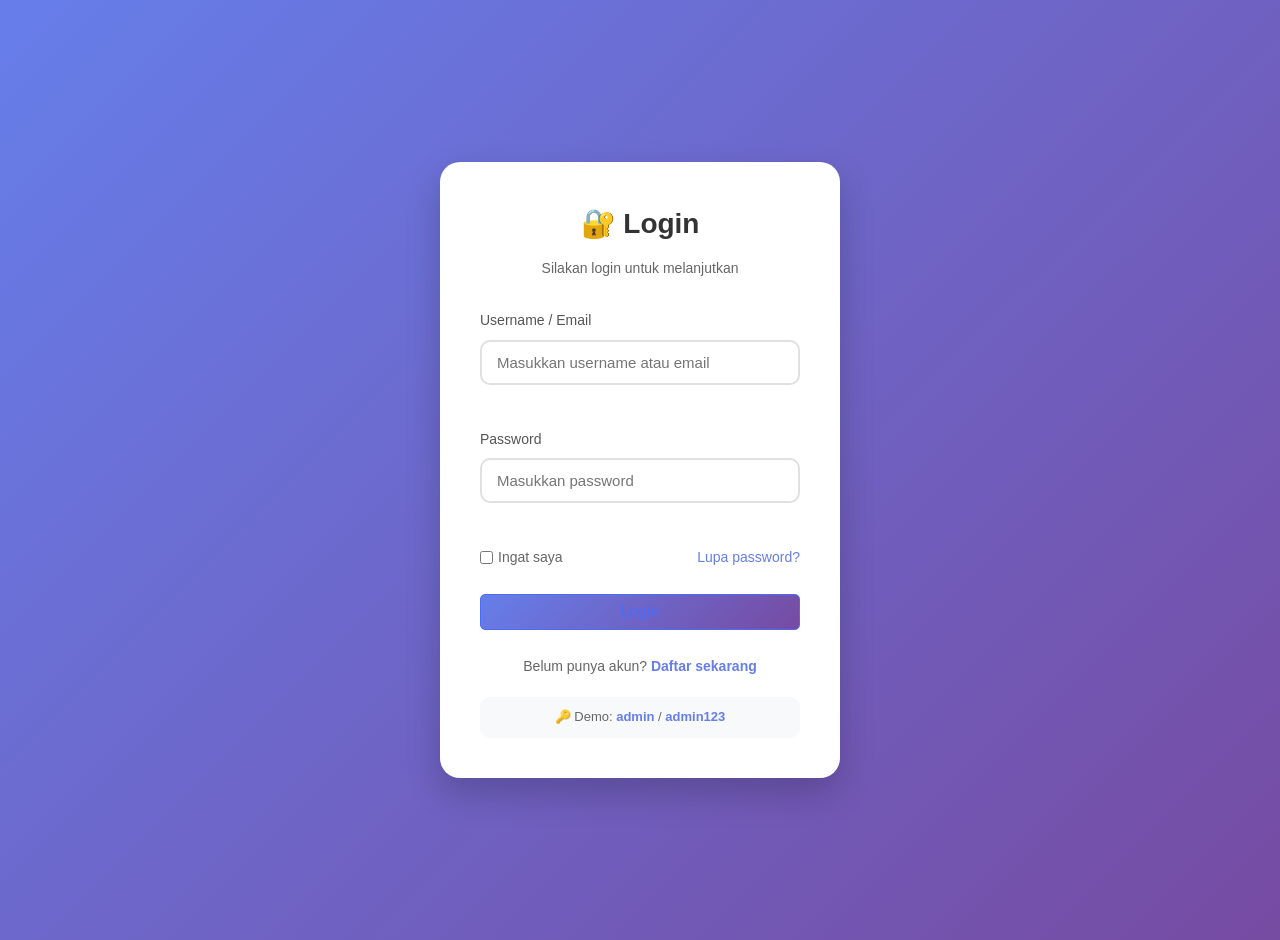
<file: index.html>
<!DOCTYPE html>
<html lang="id">
  <head>
    <title>WEB PERTAMA KU</title>
    <link rel="stylesheet" href="style.css"
    
    </head>
    <body> 
    
    <div class="container">
        <div class="login-box">
            <h2>🔐 Login</h2>
            <p class="subtitle">Silakan login untuk melanjutkan</p>
            
            <!-- Alert untuk notifikasi -->
            <div id="alert" class="alert"></div>
            
            <!-- Form Login -->
            <form id="loginForm">
                <div class="form-group">
                    <label for="username">Username / Email</label>
                    <input type="text" id="username" placeholder="Masukkan username atau email">
                    <small class="error-message" id="usernameError"></small>
                </div>
                
                <div class="form-group">
                    <label for="password">Password</label>
                    <input type="password" id="password" placeholder="Masukkan password">
                    <small class="error-message" id="passwordError"></small>
                </div>
                
                <div class="form-options">
                    <label class="checkbox-label">
                        <input type="checkbox" id="remember"> Ingat saya
                    </label>
                    <a href="#" class="forgot-link">Lupa password?</a>
                </div>
                
                <button type="button" id="btnLogin" class="btn-login">
                    <span class="loading" id="loading"></span>
                    <span id="btnText">Login</span>
                </button>
            </form>
            
            <p class="register-link">
                Belum punya akun? <a href="#">Daftar sekarang</a>
            </p>
            
            <div class="demo-info">
                <p>🔑 Demo: <strong>admin</strong> / <strong>admin123</strong></p>
            </div>
        </div>
    </div>
    <script src="script.js"></script>
</body>
</html>
</file>
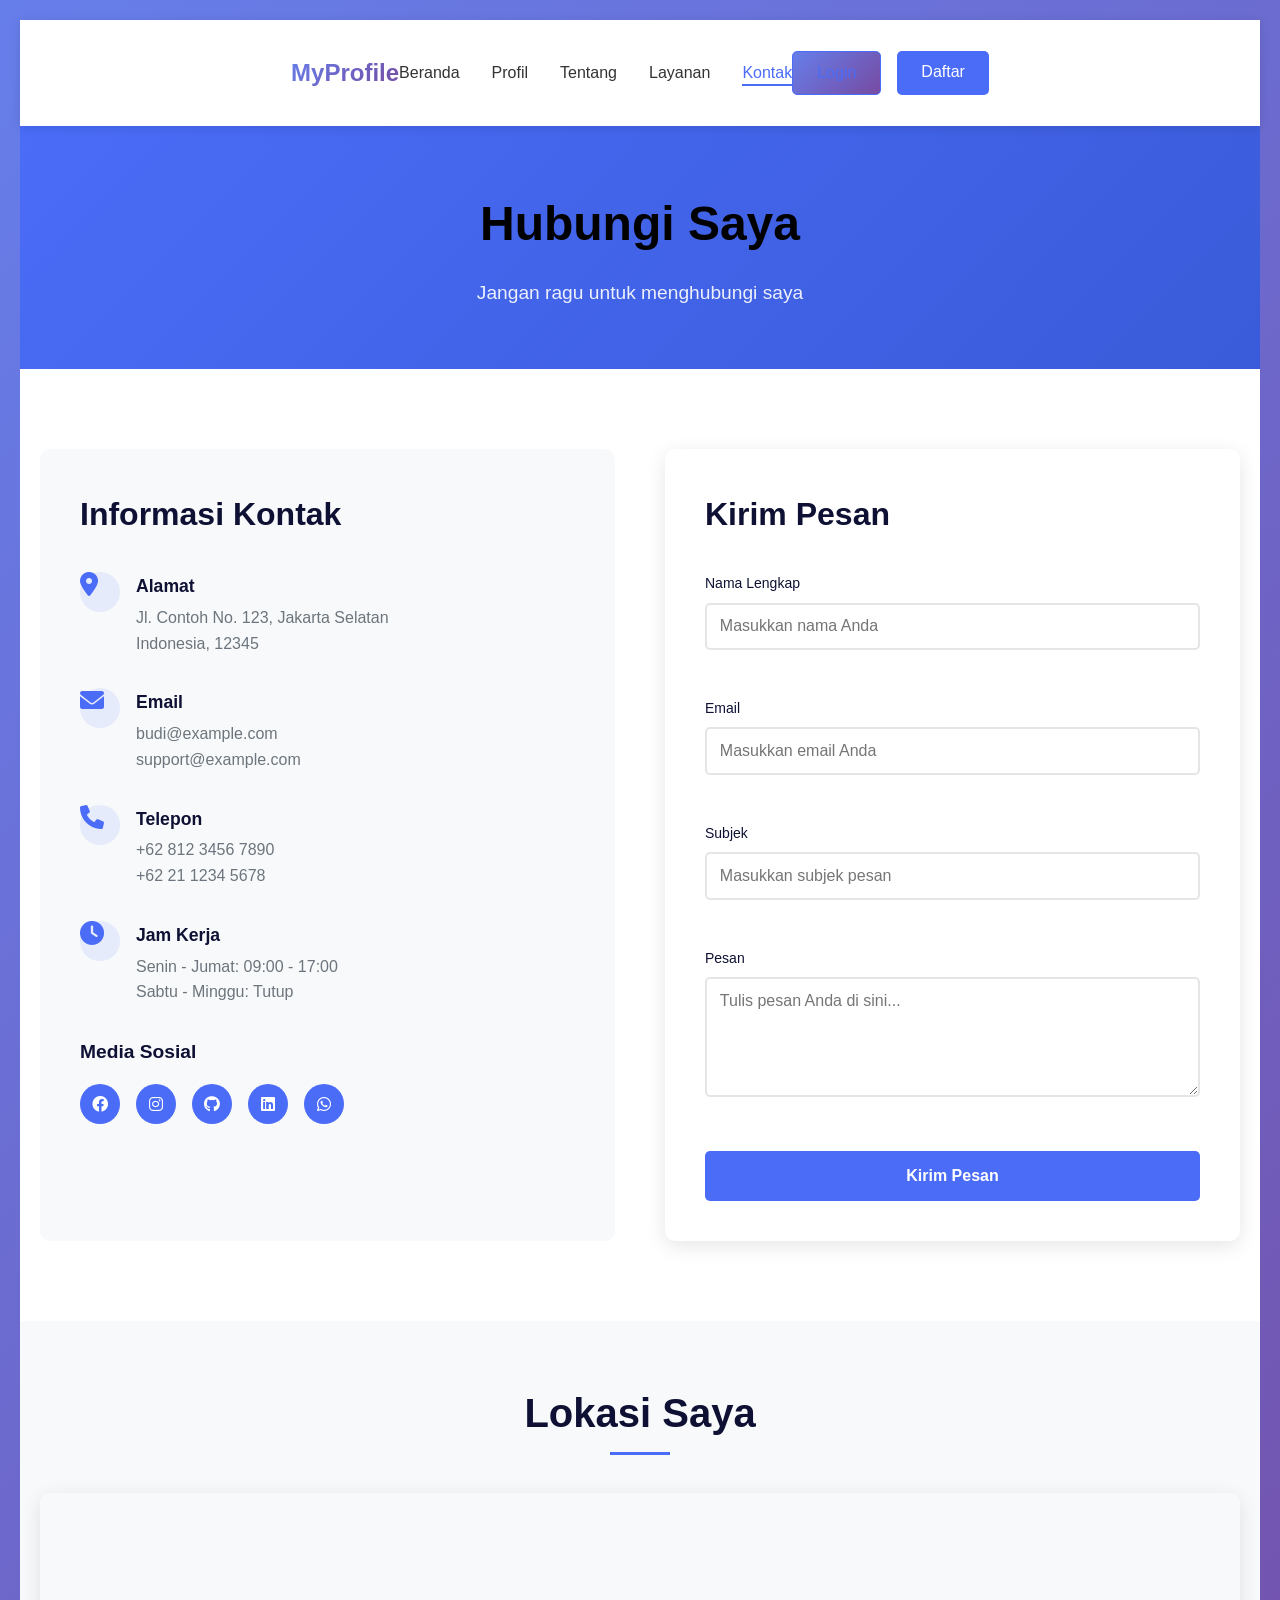
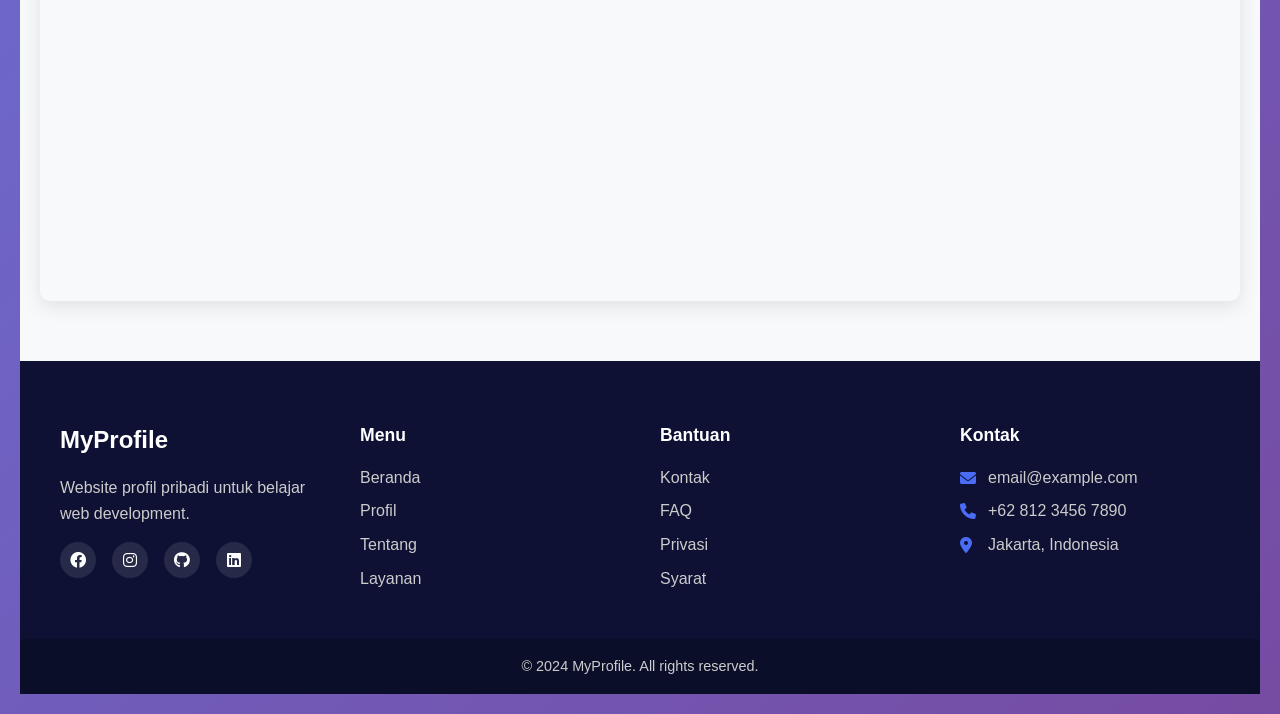
<file: Kontak.html>
<!DOCTYPE html>
<html lang="id">
<head>
    <meta charset="UTF-8">
    <meta name="viewport" content="width=device-width, initial-scale=1.0">
    <title>Kontak Saya</title>
    
    <!-- Link ke CSS -->
    <link rel="stylesheet" href="style.css">
    
    <!-- Font Awesome -->
    <link rel="stylesheet" href="https://cdnjs.cloudflare.com/ajax/libs/font-awesome/6.0.0/css/all.min.css">
</head>
<body>
    <!-- ===== NAVBAR ===== -->
    <nav class="navbar">
        <div class="nav-container">
            <div class="nav-brand">
                <a href="index.html">MyProfile</a>
            </div>
            
            <div class="hamburger" id="hamburger">
                <span></span>
                <span></span>
                <span></span>
            </div>
            
            <ul class="nav-menu" id="navMenu">
                <li><a href="index.html">Beranda</a></li>
                <li><a href="profil.html">Profil</a></li>
                <li><a href="index.html#tentang">Tentang</a></li>
                <li><a href="#layanan">Layanan</a></li>
                <li><a href="kontak.html" class="active">Kontak</a></li>
            </ul>
            
            <div class="nav-button">
                <a href="login.html" class="btn-login">Login</a>
                <a href="daftar.html" class="btn-register">Daftar</a>
            </div>
        </div>
    </nav>
    
    <!-- ===== PAGE HEADER ===== -->
    <div class="page-header">
        <h1>Hubungi Saya</h1>
        <p>Jangan ragu untuk menghubungi saya</p>
    </div>
    
    <!-- ===== KONTAK SECTION ===== -->
    <section class="contact-section">
        <div class="contact-container">
            <div class="contact-info">
                <h2>Informasi Kontak</h2>
                
                <div class="contact-item">
                    <i class="fas fa-map-marker-alt contact-icon"></i>
                    <div>
                        <h3>Alamat</h3>
                        <p>Jl. Contoh No. 123, Jakarta Selatan<br>Indonesia, 12345</p>
                    </div>
                </div>
                
                <div class="contact-item">
                    <i class="fas fa-envelope contact-icon"></i>
                    <div>
                        <h3>Email</h3>
                        <p>budi@example.com</p>
                        <p>support@example.com</p>
                    </div>
                </div>
                
                <div class="contact-item">
                    <i class="fas fa-phone contact-icon"></i>
                    <div>
                        <h3>Telepon</h3>
                        <p>+62 812 3456 7890</p>
                        <p>+62 21 1234 5678</p>
                    </div>
                </div>
                
                <div class="contact-item">
                    <i class="fas fa-clock contact-icon"></i>
                    <div>
                        <h3>Jam Kerja</h3>
                        <p>Senin - Jumat: 09:00 - 17:00</p>
                        <p>Sabtu - Minggu: Tutup</p>
                    </div>
                </div>
                
                <div class="contact-social">
                    <h3>Media Sosial</h3>
                    <div class="social-links">
                        <a href="#"><i class="fab fa-facebook"></i></a>
                        <a href="#"><i class="fab fa-instagram"></i></a>
                        <a href="#"><i class="fab fa-github"></i></a>
                        <a href="#"><i class="fab fa-linkedin"></i></a>
                        <a href="#"><i class="fab fa-whatsapp"></i></a>
                    </div>
                </div>
            </div>
            
            <div class="contact-form-container">
                <h2>Kirim Pesan</h2>
                
                <form id="contactForm" class="contact-form">
                    <div class="form-group">
                        <label for="nama">Nama Lengkap</label>
                        <input type="text" id="nama" placeholder="Masukkan nama Anda">
                        <small class="error-message" id="namaError"></small>
                    </div>
                    
                    <div class="form-group">
                        <label for="email">Email</label>
                        <input type="email" id="email" placeholder="Masukkan email Anda">
                        <small class="error-message" id="emailError"></small>
                    </div>
                    
                    <div class="form-group">
                        <label for="subjek">Subjek</label>
                        <input type="text" id="subjek" placeholder="Masukkan subjek pesan">
                        <small class="error-message" id="subjekError"></small>
                    </div>
                    
                    <div class="form-group">
                        <label for="pesan">Pesan</label>
                        <textarea id="pesan" rows="5" placeholder="Tulis pesan Anda di sini..."></textarea>
                        <small class="error-message" id="pesanError"></small>
                    </div>
                    
                    <button type="submit" class="btn-submit">
                        <span class="loading" id="loading"></span>
                        <span id="btnText">Kirim Pesan</span>
                    </button>
                </form>
                
                <div id="alert" class="alert"></div>
            </div>
        </div>
    </section>
    
    <!-- ===== MAP SECTION ===== -->
    <section class="map-section">
        <h2 class="section-title">Lokasi Saya</h2>
        <div class="map-container">
            <!-- Google Maps iframe (ganti dengan embed map yang sesuai) -->
            <iframe src="https://www.google.com/maps/embed?pb=!1m18!1m12!1m3!1d126914.16249314623!2d106.77339545!3d-6.2293868!2m3!1f0!2f0!3f0!3m2!1i1024!2i768!4f13.1!3m3!1m2!1s0x2e69f3e945f34dbb%3A0x3b9c6a5c5f5c5f5c!2sJakarta!5e0!3m2!1sid!2sid!4v1234567890!5m2!1sid!2sid" width="100%" height="400" style="border:0;" allowfullscreen="" loading="lazy"></iframe>
        </div>
    </section>
    
    <!-- ===== FOOTER ===== -->
    <footer class="footer">
        <div class="footer-container">
            <div class="footer-about">
                <h3>MyProfile</h3>
                <p>Website profil pribadi untuk belajar web development.</p>
                <div class="social-links">
                    <a href="#"><i class="fab fa-facebook"></i></a>
                    <a href="#"><i class="fab fa-instagram"></i></a>
                    <a href="#"><i class="fab fa-github"></i></a>
                    <a href="#"><i class="fab fa-linkedin"></i></a>
                </div>
            </div>
            
            <div class="footer-links">
                <h4>Menu</h4>
                <ul>
                    <li><a href="index.html">Beranda</a></li>
                    <li><a href="profil.html">Profil</a></li>
                    <li><a href="index.html#tentang">Tentang</a></li>
                    <li><a href="#layanan">Layanan</a></li>
                </ul>
            </div>
            
            <div class="footer-links">
                <h4>Bantuan</h4>
                <ul>
                    <li><a href="kontak.html">Kontak</a></li>
                    <li><a href="#">FAQ</a></li>
                    <li><a href="#">Privasi</a></li>
                    <li><a href="#">Syarat</a></li>
                </ul>
            </div>
            
            <div class="footer-contact">
                <h4>Kontak</h4>
                <p><i class="fas fa-envelope"></i> email@example.com</p>
                <p><i class="fas fa-phone"></i> +62 812 3456 7890</p>
                <p><i class="fas fa-map-marker-alt"></i> Jakarta, Indonesia</p>
            </div>
        </div>
        
        <div class="footer-bottom">
            <p>&copy; 2024 MyProfile. All rights reserved.</p>
        </div>
    </footer>
    
    <!-- Link ke JavaScript -->
    <script src="script.js"></script>
</body>
</html>
</file>
<file: style.css>
body {font-family: Arial, Sans-Serif;
background-color: blueviolet;
margin: 0;
padding: 20px;
}

h1 {color: black;
text-align: center;
}

button {background-color: black;
color: blue;
padding: 15px 20px;
border: 20px;
border-radius: 10px;
cursor: pointer;
}

button:hover {background-color: green;
}

text {color: black;
font-weight: bold;
}

card {width: 300px;
border: 1xp black;
border-radius: 15px;
padding: 15px;
margin: 50px auto;
box-shadow: 0 4px 8px rgb(0,0,0,0,1);
font-family: Arial Sans-Serif;
}

card h2 {color: black;
margin-top: 5px;
}

card button {background-color: lightblue;
color: black;
border: 10px;
padding: 10px 20px;
border-radius: 5px;
cursor: pointer;
font-size: 20px;
}

card button hover {background-color: green;
}

button {display: inline-block;
padding: 10px 20px;
background-color: black;
color: lightblue;
text-decoration: none;
border-radius: 10px;
font-family: Arial;
}

button:hover {background-color: blue;
}

/* ===== RESET & DASAR ===== */
* {
    margin: 0;
    padding: 0;
    box-sizing: border-box;
    font-family: 'Segoe UI', Tahoma, Geneva, Verdana, sans-serif;
}

body {
    background: linear-gradient(135deg, #667eea 0%, #764ba2 100%);
    min-height: 100vh;
}

/* ===== HALAMAN LOGIN ===== */
.container {
    display: flex;
    justify-content: center;
    align-items: center;
    min-height: 100vh;
    padding: 20px;
}

.login-box {
    background: white;
    border-radius: 20px;
    box-shadow: 0 15px 35px rgba(0,0,0,0.2);
    width: 100%;
    max-width: 400px;
    padding: 40px;
}

.login-box h2 {
    color: #333;
    font-size: 28px;
    margin-bottom: 10px;
    text-align: center;
}

.subtitle {
    color: #666;
    text-align: center;
    margin-bottom: 30px;
    font-size: 14px;
}

/* ===== FORM ===== */
.form-group {
    margin-bottom: 20px;
}

.form-group label {
    display: block;
    margin-bottom: 8px;
    color: #555;
    font-weight: 500;
    font-size: 14px;
}

.form-group input {
    width: 100%;
    padding: 12px 15px;
    border: 2px solid #e0e0e0;
    border-radius: 10px;
    font-size: 15px;
    transition: all 0.3s;
}

.form-group input:focus {
    border-color: #667eea;
    outline: none;
    box-shadow: 0 0 0 3px rgba(102,126,234,0.1);
}

.form-group input.error {
    border-color: #f44336;
}

.form-group input.success {
    border-color: #4CAF50;
}

.error-message {
    color: #f44336;
    font-size: 12px;
    margin-top: 5px;
    display: block;
    min-height: 18px;
}

/* ===== FORM OPTIONS ===== */
.form-options {
    display: flex;
    justify-content: space-between;
    align-items: center;
    margin-bottom: 25px;
}

.checkbox-label {
    display: flex;
    align-items: center;
    gap: 5px;
    color: #666;
    font-size: 14px;
    cursor: pointer;
}

.forgot-link {
    color: #667eea;
    text-decoration: none;
    font-size: 14px;
}

.forgot-link:hover {
    text-decoration: underline;
}

/* ===== TOMBOL ===== */
.btn-login {
    width: 100%;
    padding: 14px;
    background: linear-gradient(135deg, #667eea 0%, #764ba2 100%);
    color: white;
    border: none;
    border-radius: 10px;
    font-size: 16px;
    font-weight: 600;
    cursor: pointer;
    transition: all 0.3s;
    position: relative;
}

.btn-login:hover:not(:disabled) {
    transform: translateY(-2px);
    box-shadow: 0 5px 15px rgba(102,126,234,0.4);
}

.btn-login:disabled {
    opacity: 0.6;
    cursor: not-allowed;
}

.btn-small {
    background: linear-gradient(135deg, #667eea 0%, #764ba2 100%);
    color: white;
    border: none;
    padding: 8px 15px;
    border-radius: 5px;
    cursor: pointer;
    font-size: 14px;
    margin-top: 10px;
}

/* ===== LOADING ===== */
.loading {
    display: none;
    width: 20px;
    height: 20px;
    border: 3px solid #f3f3f3;
    border-top: 3px solid #667eea;
    border-radius: 50%;
    animation: spin 1s linear infinite;
    margin-right: 10px;
    vertical-align: middle;
}

@keyframes spin {
    0% { transform: rotate(0deg); }
    100% { transform: rotate(360deg); }
}

/* ===== ALERT ===== */
.alert {
    padding: 12px 15px;
    border-radius: 10px;
    margin-bottom: 20px;
    display: none;
    font-size: 14px;
}

.alert-success {
    background-color: #d4edda;
    color: #155724;
    border: 1px solid #c3e6cb;
}

.alert-error {
    background-color: #f8d7da;
    color: #721c24;
    border: 1px solid #f5c6cb;
}

/* ===== LINK REGISTER ===== */
.register-link {
    text-align: center;
    margin-top: 25px;
    color: #666;
    font-size: 14px;
}

.register-link a {
    color: #667eea;
    text-decoration: none;
    font-weight: 600;
}

.register-link a:hover {
    text-decoration: underline;
}

/* ===== DEMO INFO ===== */
.demo-info {
    margin-top: 20px;
    padding: 10px;
    background: #f8f9fa;
    border-radius: 10px;
    text-align: center;
    font-size: 13px;
    color: #666;
}

.demo-info strong {
    color: #667eea;
}

/* ===== NAVBAR ===== */
.navbar {
    background: white;
    padding: 15px 30px;
    display: flex;
    justify-content: space-between;
    align-items: center;
    box-shadow: 0 2px 10px rgba(0,0,0,0.1);
}

.nav-brand {
    font-size: 24px;
    font-weight: bold;
    background: linear-gradient(135deg, #667eea 0%, #764ba2 100%);
    -webkit-background-clip: text;
    -webkit-text-fill-color: transparent;
}

.nav-menu {
    display: flex;
    align-items: center;
    gap: 20px;
}

.user-greeting {
    color: #333;
    font-weight: 500;
}

.btn-logout {
    background: #f44336;
    color: white;
    border: none;
    padding: 8px 16px;
    border-radius: 5px;
    cursor: pointer;
    font-size: 14px;
    transition: background 0.3s;
}

.btn-logout:hover {
    background: #d32f2f;
}

/* ===== DASHBOARD ===== */
.dashboard-container {
    max-width: 1200px;
    margin: 30px auto;
    padding: 0 20px;
}

.welcome-card {
    background: white;
    border-radius: 15px;
    padding: 30px;
    margin-bottom: 30px;
    box-shadow: 0 5px 20px rgba(0,0,0,0.1);
}

.welcome-card h1 {
    color: #333;
    margin-bottom: 10px;
}

.welcome-card p {
    color: #666;
    line-height: 1.6;
}

/* ===== CARDS ===== */
.cards {
    display: grid;
    grid-template-columns: repeat(auto-fit, minmax(300px, 1fr));
    gap: 20px;
}

.card {
    background: white;
    border-radius: 15px;
    overflow: hidden;
    box-shadow: 0 5px 20px rgba(0,0,0,0.1);
}

.card h3 {
    background: linear-gradient(135deg, #667eea 0%, #764ba2 100%);
    color: white;
    padding: 15px 20px;
    margin: 0;
    font-size: 18px;
}

.card-content {
    padding: 20px;
}

.card-content p {
    margin-bottom: 10px;
    color: #666;
}

.stat-number {
    font-size: 48px;
    font-weight: bold;
    color: #667eea;
    text-align: center;
    margin: 20px 0;
}

/* ===== BADGE ===== */
.badge {
    padding: 3px 8px;
    border-radius: 12px;
    font-size: 12px;
    font-weight: 500;
}

.badge.success {
    background: #d4edda;
    color: #155724;
}

/* ===== RESPONSIVE ===== */
@media (max-width: 768px) {
    .login-box {
        padding: 30px 20px;
    }
    
    .cards {
        grid-template-columns: 1fr;
    }
    
    .navbar {
        padding: 15px 20px;
    }
}

@media (max-width: 480px) {
    .login-box {
        padding: 20px 15px;
    }
    
    .form-options {
        flex-direction: column;
        gap: 10px;
        align-items: flex-start;
    }
    
    .nav-brand {
        font-size: 20px;
    }
    
    .user-greeting {
        display: none;
    }
}

/* ===== RESET & VARIABEL ===== */
:root {
    --primary-color: #4a6cf7;
    --secondary-color: #6c757d;
    --dark-color: #0e1133;
    --light-color: #f5f5f5;
    --success-color: #28a745;
    --danger-color: #dc3545;
    --warning-color: #ffc107;
    --white: #ffffff;
    --black: #000000;
    --gray: #6c757d;
    --light-gray: #f8f9fa;
    --border-color: #e5e5e5;
    --transition: all 0.3s ease;
}

* {
    margin: 0;
    padding: 0;
    box-sizing: border-box;
}

html {
    scroll-behavior: smooth;
}

body {
    font-family: 'Segoe UI', Tahoma, Geneva, Verdana, sans-serif;
    line-height: 1.6;
    color: #333;
    overflow-x: hidden;
}

a {
    text-decoration: none;
    color: inherit;
}

ul {
    list-style: none;
}

img {
    max-width: 100%;
    height: auto;
    display: block;
}

/* ===== NAVBAR ===== */
.navbar {
    background: var(--white);
    box-shadow: 0 2px 10px rgba(0,0,0,0.1);
    position: sticky;
    top: 0;
    z-index: 1000;
}

.nav-container {
    max-width: 1200px;
    margin: 0 auto;
    padding: 1rem 20px;
    display: flex;
    justify-content: space-between;
    align-items: center;
}

.nav-brand a {
    font-size: 1.5rem;
    font-weight: 700;
    color: var(--primary-color);
    transition: var(--transition);
}

.nav-brand a:hover {
    color: var(--dark-color);
}

.nav-menu {
    display: flex;
    gap: 2rem;
}

.nav-menu li a {
    font-weight: 500;
    transition: var(--transition);
    position: relative;
}

.nav-menu li a:hover,
.nav-menu li a.active {
    color: var(--primary-color);
}

.nav-menu li a.active::after {
    content: '';
    position: absolute;
    bottom: -5px;
    left: 0;
    width: 100%;
    height: 2px;
    background: var(--primary-color);
}

.nav-button {
    display: flex;
    gap: 1rem;
}

.btn-login,
.btn-register {
    padding: 0.5rem 1.5rem;
    border-radius: 5px;
    font-weight: 500;
    transition: var(--transition);
}

.btn-login {
    color: var(--primary-color);
    border: 1px solid var(--primary-color);
}

.btn-login:hover {
    background: var(--primary-color);
    color: var(--white);
}

.btn-register {
    background: var(--primary-color);
    color: var(--white);
}

.btn-register:hover {
    background: #3a5bd9;
    transform: translateY(-2px);
}

/* Hamburger Menu */
.hamburger {
    display: none;
    flex-direction: column;
    cursor: pointer;
}

.hamburger span {
    width: 25px;
    height: 3px;
    background: #333;
    margin: 2px 0;
    transition: var(--transition);
}

/* ===== HERO SECTION ===== */
.hero {
    background: linear-gradient(135deg, #f5f7fa 0%, #e9ecef 100%);
    padding: 80px 20px;
}

.hero-container {
    max-width: 1200px;
    margin: 0 auto;
    display: grid;
    grid-template-columns: 1fr 1fr;
    gap: 50px;
    align-items: center;
}

.hero-content h1 {
    font-size: 3rem;
    color: var(--dark-color);
    margin-bottom: 1.5rem;
    line-height: 1.2;
}

.hero-content p {
    font-size: 1.1rem;
    color: var(--gray);
    margin-bottom: 2rem;
}

.hero-buttons {
    display: flex;
    gap: 1rem;
}

.btn-primary {
    display: inline-block;
    padding: 0.8rem 2rem;
    background: var(--primary-color);
    color: var(--white);
    border-radius: 5px;
    font-weight: 500;
    transition: var(--transition);
}

.btn-primary:hover {
    background: #3a5bd9;
    transform: translateY(-2px);
    box-shadow: 0 5px 15px rgba(74,108,247,0.3);
}

.btn-secondary {
    display: inline-block;
    padding: 0.8rem 2rem;
    background: transparent;
    color: var(--primary-color);
    border: 2px solid var(--primary-color);
    border-radius: 5px;
    font-weight: 500;
    transition: var(--transition);
}

.btn-secondary:hover {
    background: var(--primary-color);
    color: var(--white);
}

.hero-image img {
    width: 100%;
    animation: float 3s ease-in-out infinite;
}

@keyframes float {
    0%, 100% { transform: translateY(0); }
    50% { transform: translateY(-20px); }
}

/* ===== FEATURES SECTION ===== */
.features {
    padding: 80px 20px;
    background: var(--white);
}

.section-title {
    text-align: center;
    font-size: 2.5rem;
    color: var(--dark-color);
    margin-bottom: 3rem;
    position: relative;
}

.section-title::after {
    content: '';
    position: absolute;
    bottom: -10px;
    left: 50%;
    transform: translateX(-50%);
    width: 60px;
    height: 3px;
    background: var(--primary-color);
}

.features-container {
    max-width: 1200px;
    margin: 0 auto;
    display: grid;
    grid-template-columns: repeat(auto-fit, minmax(300px, 1fr));
    gap: 30px;
}

.feature-card {
    background: var(--white);
    padding: 30px;
    border-radius: 10px;
    box-shadow: 0 5px 20px rgba(0,0,0,0.1);
    text-align: center;
    transition: var(--transition);
}

.feature-card:hover {
    transform: translateY(-10px);
    box-shadow: 0 10px 30px rgba(0,0,0,0.15);
}

.feature-icon {
    font-size: 3rem;
    color: var(--primary-color);
    margin-bottom: 1rem;
}

.feature-card h3 {
    font-size: 1.3rem;
    margin-bottom: 1rem;
    color: var(--dark-color);
}

.feature-card p {
    color: var(--gray);
}

/* ===== ABOUT SECTION ===== */
.about {
    padding: 80px 20px;
    background: var(--light-gray);
}

.about-container {
    max-width: 1200px;
    margin: 0 auto;
    display: grid;
    grid-template-columns: 1fr 1fr;
    gap: 50px;
    align-items: center;
}

.about-image img {
    border-radius: 10px;
    box-shadow: 0 10px 30px rgba(0,0,0,0.1);
}

.about-content h2 {
    font-size: 2.5rem;
    color: var(--dark-color);
    margin-bottom: 1.5rem;
}

.about-content p {
    color: var(--gray);
    margin-bottom: 1rem;
}

.skill-list {
    list-style: none;
    margin: 1.5rem 0;
}

.skill-list li {
    margin: 0.5rem 0;
    display: flex;
    align-items: center;
    gap: 0.5rem;
}

.skill-list i {
    color: var(--primary-color);
    font-size: 1.2rem;
}

/* ===== PAGE HEADER ===== */
.page-header {
    background: linear-gradient(135deg, var(--primary-color), #3a5bd9);
    color: var(--white);
    text-align: center;
    padding: 60px 20px;
}

.page-header h1 {
    font-size: 3rem;
    margin-bottom: 1rem;
}

.page-header p {
    font-size: 1.2rem;
    opacity: 0.9;
}

/* ===== PROFILE SECTION ===== */
.profile-section {
    padding: 80px 20px;
    background: var(--white);
}

.profile-container {
    max-width: 1000px;
    margin: 0 auto;
    display: grid;
    grid-template-columns: 300px 1fr;
    gap: 50px;
    background: var(--white);
    padding: 30px;
    border-radius: 10px;
    box-shadow: 0 5px 20px rgba(0,0,0,0.1);
}

.profile-image-container {
    position: relative;
}

.profile-image {
    width: 100%;
    height: 300px;
    border-radius: 10px;
    overflow: hidden;
}

.profile-image img {
    width: 100%;
    height: 100%;
    object-fit: cover;
}

.profile-status {
    position: absolute;
    bottom: 10px;
    right: 10px;
}

.status-badge {
    background: var(--success-color);
    color: var(--white);
    padding: 0.3rem 1rem;
    border-radius: 20px;
    font-size: 0.8rem;
    font-weight: 500;
}

.profile-info h2 {
    font-size: 2rem;
    color: var(--dark-color);
    margin-bottom: 0.5rem;
}

.profile-title {
    color: var(--primary-color);
    font-size: 1.1rem;
    margin-bottom: 1.5rem;
}

.profile-detail {
    display: grid;
    grid-template-columns: repeat(auto-fit, minmax(200px, 1fr));
    gap: 1rem;
    margin-bottom: 2rem;
}

.detail-item {
    display: flex;
    align-items: center;
    gap: 0.5rem;
    color: var(--gray);
}

.detail-item i {
    color: var(--primary-color);
    width: 20px;
}

.profile-bio {
    margin-bottom: 2rem;
}

.profile-bio h3 {
    font-size: 1.2rem;
    margin-bottom: 1rem;
    color: var(--dark-color);
}

.profile-bio p {
    color: var(--gray);
    line-height: 1.8;
}

.profile-social h3 {
    font-size: 1.2rem;
    margin-bottom: 1rem;
    color: var(--dark-color);
}

.social-buttons {
    display: flex;
    flex-wrap: wrap;
    gap: 0.5rem;
}

.social-btn {
    padding: 0.5rem 1rem;
    border-radius: 5px;
    color: var(--white);
    font-size: 0.9rem;
    transition: var(--transition);
}

.social-btn.facebook { background: #3b5998; }
.social-btn.instagram { background: #e4405f; }
.social-btn.github { background: #333; }
.social-btn.linkedin { background: #0077b5; }

.social-btn:hover {
    opacity: 0.9;
    transform: translateY(-2px);
}

/* ===== SKILLS SECTION ===== */
.skills-section,
.education-section,
.experience-section {
    padding: 60px 20px;
    background: var(--light-gray);
}

.skills-container {
    max-width: 1000px;
    margin: 0 auto;
    display: grid;
    grid-template-columns: repeat(auto-fit, minmax(400px, 1fr));
    gap: 30px;
}

.skill-category {
    background: var(--white);
    padding: 30px;
    border-radius: 10px;
    box-shadow: 0 5px 20px rgba(0,0,0,0.1);
}

.skill-category h3 {
    font-size: 1.3rem;
    margin-bottom: 1.5rem;
    color: var(--dark-color);
}

.skill-items {
    display: flex;
    flex-direction: column;
    gap: 1rem;
}

.skill-item {
    width: 100%;
}

.skill-info {
    display: flex;
    justify-content: space-between;
    margin-bottom: 0.5rem;
    color: var(--gray);
}

.progress-bar {
    width: 100%;
    height: 8px;
    background: #e9ecef;
    border-radius: 4px;
    overflow: hidden;
}

.progress {
    height: 100%;
    background: var(--primary-color);
    border-radius: 4px;
    transition: width 1s ease;
}

.skill-tags {
    display: flex;
    flex-wrap: wrap;
    gap: 0.5rem;
}

.skill-tag {
    padding: 0.5rem 1rem;
    background: var(--light-gray);
    color: var(--gray);
    border-radius: 5px;
    font-size: 0.9rem;
    transition: var(--transition);
}

.skill-tag:hover {
    background: var(--primary-color);
    color: var(--white);
}

/* ===== TIMELINE ===== */
.timeline {
    max-width: 800px;
    margin: 0 auto;
    position: relative;
}

.timeline::before {
    content: '';
    position: absolute;
    left: 50%;
    transform: translateX(-50%);
    width: 2px;
    height: 100%;
    background: var(--primary-color);
}

.timeline-item {
    display: flex;
    justify-content: space-between;
    margin-bottom: 30px;
    position: relative;
}

.timeline-item:nth-child(odd) {
    flex-direction: row-reverse;
}

.timeline-year {
    width: 120px;
    padding: 10px;
    background: var(--primary-color);
    color: var(--white);
    text-align: center;
    border-radius: 5px;
    font-weight: 500;
}

.timeline-content {
    width: calc(50% - 60px);
    padding: 20px;
    background: var(--white);
    border-radius: 10px;
    box-shadow: 0 5px 20px rgba(0,0,0,0.1);
}

.timeline-content h3 {
    font-size: 1.1rem;
    margin-bottom: 0.5rem;
    color: var(--dark-color);
}

.timeline-content p {
    color: var(--gray);
}

/* ===== CONTACT SECTION ===== */
.contact-section {
    padding: 80px 20px;
    background: var(--white);
}

.contact-container {
    max-width: 1200px;
    margin: 0 auto;
    display: grid;
    grid-template-columns: 1fr 1fr;
    gap: 50px;
}

.contact-info {
    background: var(--light-gray);
    padding: 40px;
    border-radius: 10px;
}

.contact-info h2 {
    font-size: 2rem;
    color: var(--dark-color);
    margin-bottom: 2rem;
}

.contact-item {
    display: flex;
    gap: 1rem;
    margin-bottom: 2rem;
}

.contact-icon {
    font-size: 1.5rem;
    color: var(--primary-color);
    width: 40px;
    height: 40px;
    background: rgba(74,108,247,0.1);
    border-radius: 50%;
    display: flex;
    align-items: center;
    justify-content: center;
}

.contact-item h3 {
    font-size: 1.1rem;
    margin-bottom: 0.3rem;
    color: var(--dark-color);
}

.contact-item p {
    color: var(--gray);
}

.contact-social h3 {
    font-size: 1.2rem;
    margin-bottom: 1rem;
    color: var(--dark-color);
}

.contact-social .social-links {
    display: flex;
    gap: 1rem;
}

.contact-social .social-links a {
    width: 40px;
    height: 40px;
    background: var(--primary-color);
    color: var(--white);
    border-radius: 50%;
    display: flex;
    align-items: center;
    justify-content: center;
    transition: var(--transition);
}

.contact-social .social-links a:hover {
    transform: translateY(-3px);
    box-shadow: 0 5px 15px rgba(74,108,247,0.3);
}

.contact-form-container {
    background: var(--white);
    padding: 40px;
    border-radius: 10px;
    box-shadow: 0 5px 20px rgba(0,0,0,0.1);
}

.contact-form-container h2 {
    font-size: 2rem;
    color: var(--dark-color);
    margin-bottom: 2rem;
}

.contact-form .form-group {
    margin-bottom: 1.5rem;
}

.contact-form label {
    display: block;
    margin-bottom: 0.5rem;
    font-weight: 500;
    color: var(--dark-color);
}

.contact-form input,
.contact-form textarea {
    width: 100%;
    padding: 0.8rem;
    border: 2px solid var(--border-color);
    border-radius: 5px;
    font-size: 1rem;
    transition: var(--transition);
}

.contact-form input:focus,
.contact-form textarea:focus {
    outline: none;
    border-color: var(--primary-color);
}

.contact-form input.error,
.contact-form textarea.error {
    border-color: var(--danger-color);
}

.contact-form .error-message {
    color: var(--danger-color);
    font-size: 0.8rem;
    margin-top: 0.3rem;
    display: block;
}

.btn-submit {
    width: 100%;
    padding: 1rem;
    background: var(--primary-color);
    color: var(--white);
    border: none;
    border-radius: 5px;
    font-size: 1rem;
    font-weight: 600;
    cursor: pointer;
    transition: var(--transition);
    position: relative;
}

.btn-submit:hover {
    background: #3a5bd9;
    transform: translateY(-2px);
    box-shadow: 0 5px 15px rgba(74,108,247,0.3);
}

.btn-submit:disabled {
    opacity: 0.7;
    cursor: not-allowed;
}

.loading {
    display: none;
    width: 20px;
    height: 20px;
    border: 3px solid var(--white);
    border-top: 3px solid var(--primary-color);
    border-radius: 50%;
    animation: spin 1s linear infinite;
    margin-right: 10px;
    vertical-align: middle;
}

@keyframes spin {
    0% { transform: rotate(0deg); }
    100% { transform: rotate(360deg); }
}

.alert {
    padding: 1rem;
    border-radius: 5px;
    margin-top: 1rem;
    display: none;
}

.alert-success {
    background: #d4edda;
    color: #155724;
    border: 1px solid #c3e6cb;
}

.alert-error {
    background: #f8d7da;
    color: #721c24;
    border: 1px solid #f5c6cb;
}

/* ===== MAP SECTION ===== */
.map-section {
    padding: 60px 20px;
    background: var(--light-gray);
}

.map-container {
    max-width: 1200px;
    margin: 0 auto;
    border-radius: 10px;
    overflow: hidden;
    box-shadow: 0 5px 20px rgba(0,0,0,0.1);
}

/* ===== FOOTER ===== */
.footer {
    background: var(--dark-color);
    color: var(--white);
    padding-top: 60px;
}

.footer-container {
    max-width: 1200px;
    margin: 0 auto;
    padding: 0 20px;
    display: grid;
    grid-template-columns: repeat(auto-fit, minmax(250px, 1fr));
    gap: 40px;
}

.footer-about h3 {
    font-size: 1.5rem;
    margin-bottom: 1rem;
}

.footer-about p {
    color: #ccc;
    margin-bottom: 1rem;
}

.footer-about .social-links {
    display: flex;
    gap: 1rem;
}

.footer-about .social-links a {
    width: 36px;
    height: 36px;
    background: rgba(255,255,255,0.1);
    border-radius: 50%;
    display: flex;
    align-items: center;
    justify-content: center;
    transition: var(--transition);
}

.footer-about .social-links a:hover {
    background: var(--primary-color);
    transform: translateY(-3px);
}

.footer-links h4 {
    font-size: 1.1rem;
    margin-bottom: 1rem;
    color: var(--white);
}

.footer-links ul li {
    margin-bottom: 0.5rem;
}

.footer-links ul li a {
    color: #ccc;
    transition: var(--transition);
}

.footer-links ul li a:hover {
    color: var(--primary-color);
    padding-left: 5px;
}

.footer-contact h4 {
    font-size: 1.1rem;
    margin-bottom: 1rem;
}

.footer-contact p {
    color: #ccc;
    margin-bottom: 0.5rem;
    display: flex;
    align-items: center;
    gap: 0.5rem;
}

.footer-contact i {
    color: var(--primary-color);
    width: 20px;
}

.footer-bottom {
    background: rgba(0,0,0,0.2);
    text-align: center;
    padding: 1rem;
    margin-top: 40px;
    color: #ccc;
    font-size: 0.9rem;
}

/* ===== RESPONSIVE ===== */
@media (max-width: 992px) {
    .hero-content h1 {
        font-size: 2.5rem;
    }
    
    .profile-container {
        grid-template-columns: 1fr;
    }
    
    .profile-image {
        max-width: 300px;
        margin: 0 auto;
    }
    
    .timeline::before {
        left: 30px;
    }
    
    .timeline-item,
    .timeline-item:nth-child(odd) {
        flex-direction: column;
        margin-left: 60px;
    }
    
    .timeline-year {
        width: 100px;
        margin-bottom: 10px;
    }
    
    .timeline-content {
        width: 100%;
    }
}

@media (max-width: 768px) {
    .hamburger {
        display: flex;
    }
    
    .nav-menu {
        position: absolute;
        top: 100%;
        left: 0;
        width: 100%;
        background: var(--white);
        flex-direction: column;
        align-items: center;
        padding: 1rem 0;
        gap: 1rem;
        box-shadow: 0 2px 10px rgba(0,0,0,0.1);
        transform: translateY(-150%);
        transition: var(--transition);
        z-index: 999;
    }
    
    .nav-menu.active {
        transform: translateY(0);
    }
    
    .nav-button {
        display: none;
    }
    
    .hero-container,
    .about-container,
    .contact-container {
        grid-template-columns: 1fr;
    }
    
    .hero-content {
        text-align: center;
    }
    
    .hero-buttons {
        justify-content: center;
    }
    
    .hero-image {
        order: -1;
    }
    
    .section-title {
        font-size: 2rem;
    }
    
    .skills-container {
        grid-template-columns: 1fr;
    }
    
    .contact-info,
    .contact-form-container {
        padding: 30px 20px;
    }
}

@media (max-width: 576px) {
    .hero-content h1 {
        font-size: 2rem;
    }
    
    .page-header h1 {
        font-size: 2rem;
    }
    
    .profile-detail {
        grid-template-columns: 1fr;
    }
    
    .social-buttons {
        flex-direction: column;
    }
    
    .social-btn {
        text-align: center;
    }
}
</file>
